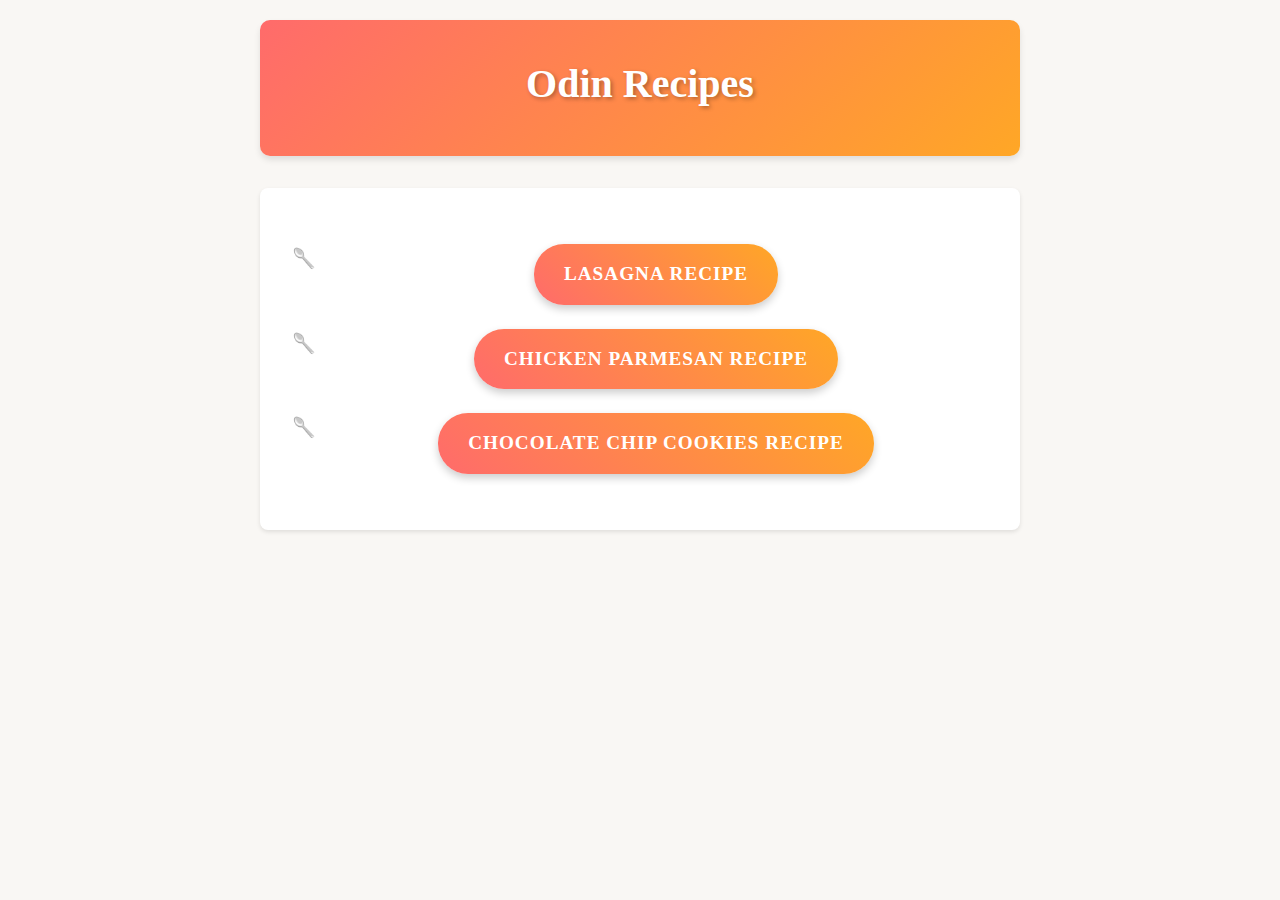
<file: index.html>
<!DOCTYPE html>
<html lang="en">
<head>
    <meta charset="UTF-8">
    <meta name="viewport" content="width=device-width, initial-scale=1.0">
    <title>Odin Recipes</title>
    <link rel="stylesheet" href="resources/css/styles.css">
</head>
<body>
    <header>
        <h1>Odin Recipes</h1>
    </header>
    <section>
        <ul>
            <li><a href="recipes/lasagna.html">Lasagna Recipe</a></li>
            <li><a href="recipes/chicken-parmesan.html">Chicken Parmesan Recipe</a></li>
            <li><a href="recipes/chocolate-chip-cookies.html">Chocolate Chip Cookies Recipe</a></li>
        </ul>
    </section>
    
</body>
</html>
</file>
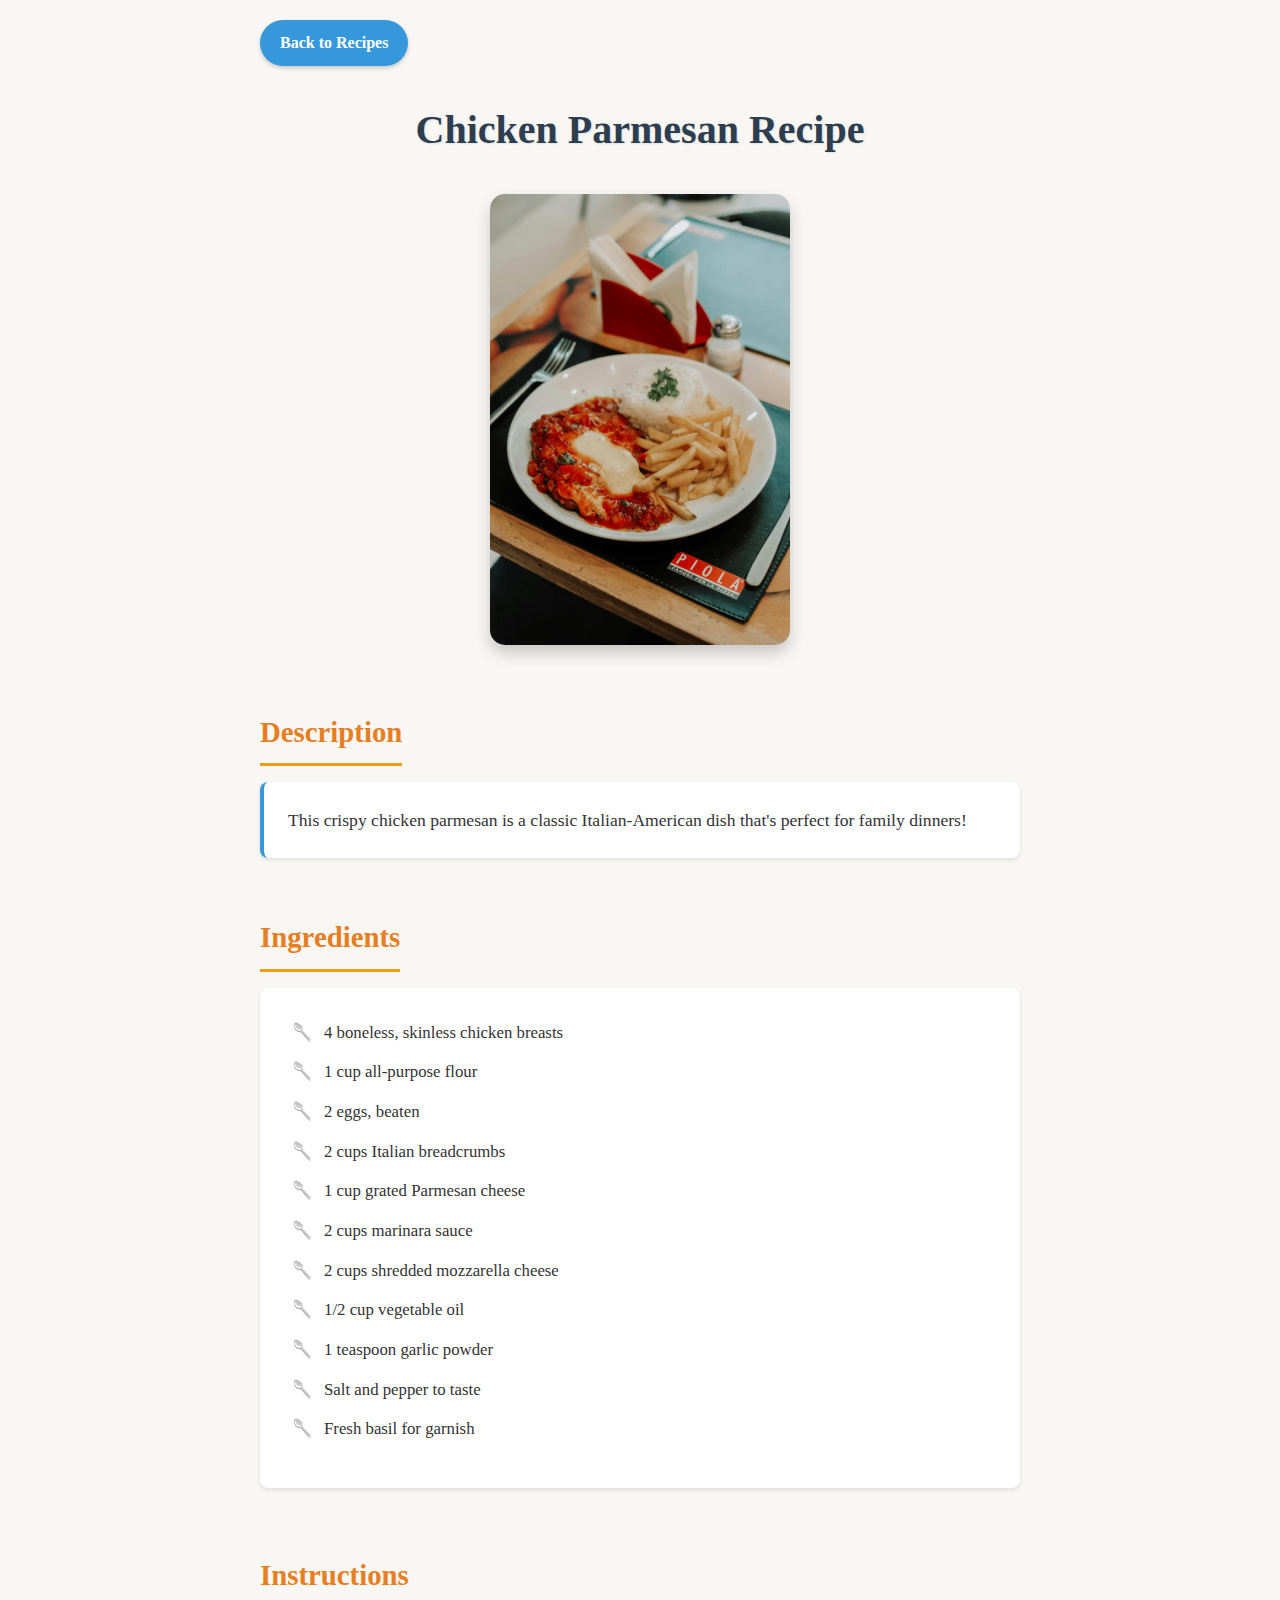
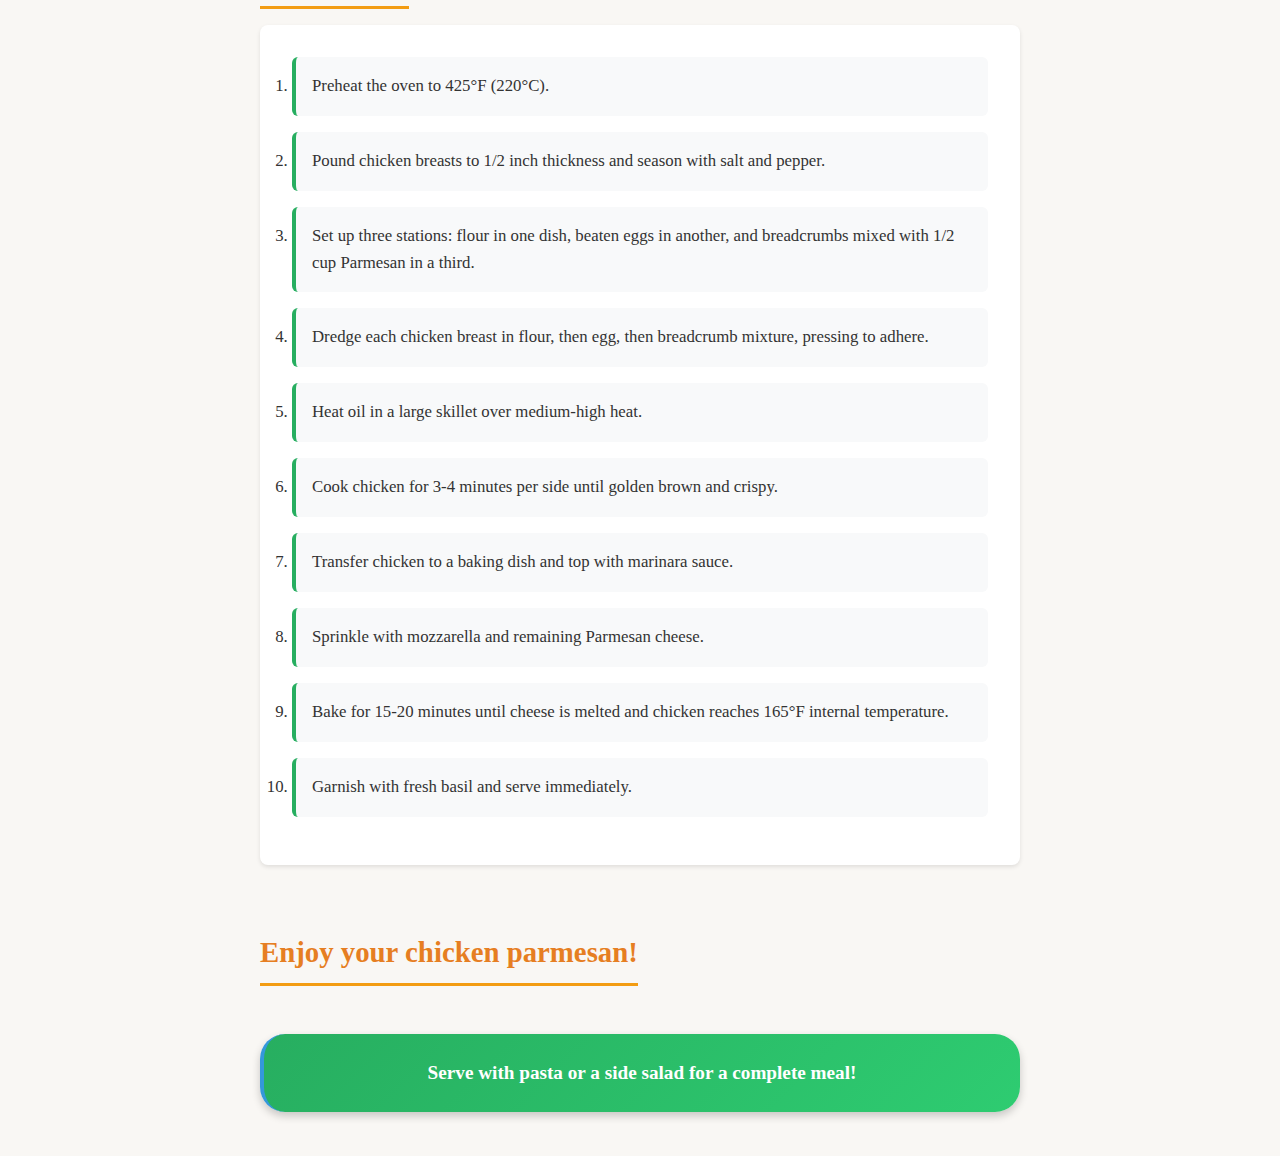
<file: recipes/chicken-parmesan.html>
<!DOCTYPE html>
<html lang="en">
<head>
    <meta charset="UTF-8">
    <meta name="viewport" content="width=device-width, initial-scale=1.0">
    <title>Chicken Parmesan Recipe</title>
    <link rel="stylesheet" href="../resources/css/styles.css">
</head>
<body>
    <a href="../index.html">Back to Recipes</a>
    <h1>Chicken Parmesan Recipe</h1>
    <img src="../resources/img/chicken-parmesan.jpg" alt="Chicken Parmesan" style="width:300px;height:auto;">
    <h2>Description</h2>
    <p>This crispy chicken parmesan is a classic Italian-American dish that's perfect for family dinners!</p>
    <h2>Ingredients</h2>
    <ul>
        <li>4 boneless, skinless chicken breasts</li>
        <li>1 cup all-purpose flour</li>
        <li>2 eggs, beaten</li>
        <li>2 cups Italian breadcrumbs</li>
        <li>1 cup grated Parmesan cheese</li>
        <li>2 cups marinara sauce</li>
        <li>2 cups shredded mozzarella cheese</li>
        <li>1/2 cup vegetable oil</li>
        <li>1 teaspoon garlic powder</li>
        <li>Salt and pepper to taste</li>
        <li>Fresh basil for garnish</li>
    </ul>
    <h2>Instructions</h2>
    <ol>
        <li>Preheat the oven to 425°F (220°C).</li>
        <li>Pound chicken breasts to 1/2 inch thickness and season with salt and pepper.</li>
        <li>Set up three stations: flour in one dish, beaten eggs in another, and breadcrumbs mixed with 1/2 cup Parmesan in a third.</li>
        <li>Dredge each chicken breast in flour, then egg, then breadcrumb mixture, pressing to adhere.</li>
        <li>Heat oil in a large skillet over medium-high heat.</li>
        <li>Cook chicken for 3-4 minutes per side until golden brown and crispy.</li>
        <li>Transfer chicken to a baking dish and top with marinara sauce.</li>
        <li>Sprinkle with mozzarella and remaining Parmesan cheese.</li>
        <li>Bake for 15-20 minutes until cheese is melted and chicken reaches 165°F internal temperature.</li>
        <li>Garnish with fresh basil and serve immediately.</li>
    </ol>
    <h2>Enjoy your chicken parmesan!</h2>
    <p>Serve with pasta or a side salad for a complete meal!</p>
</body>
</html>
</file>
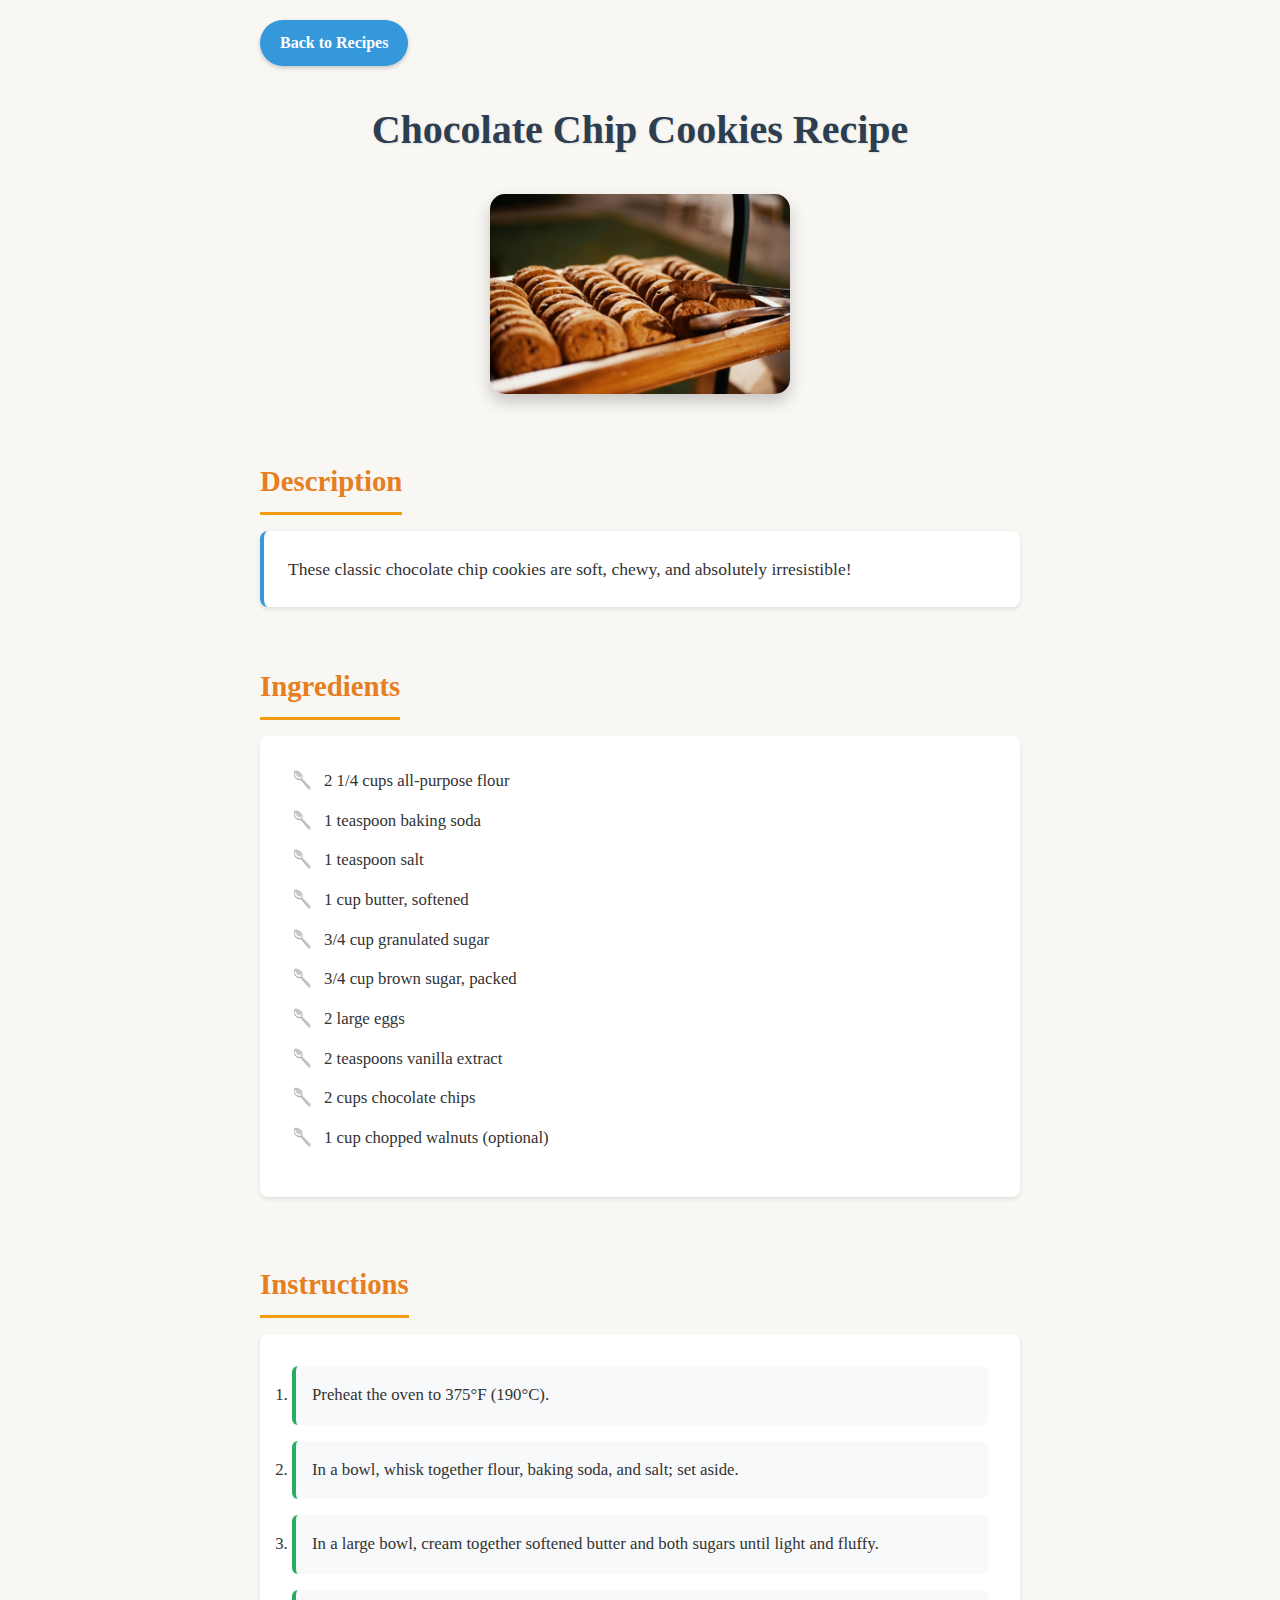
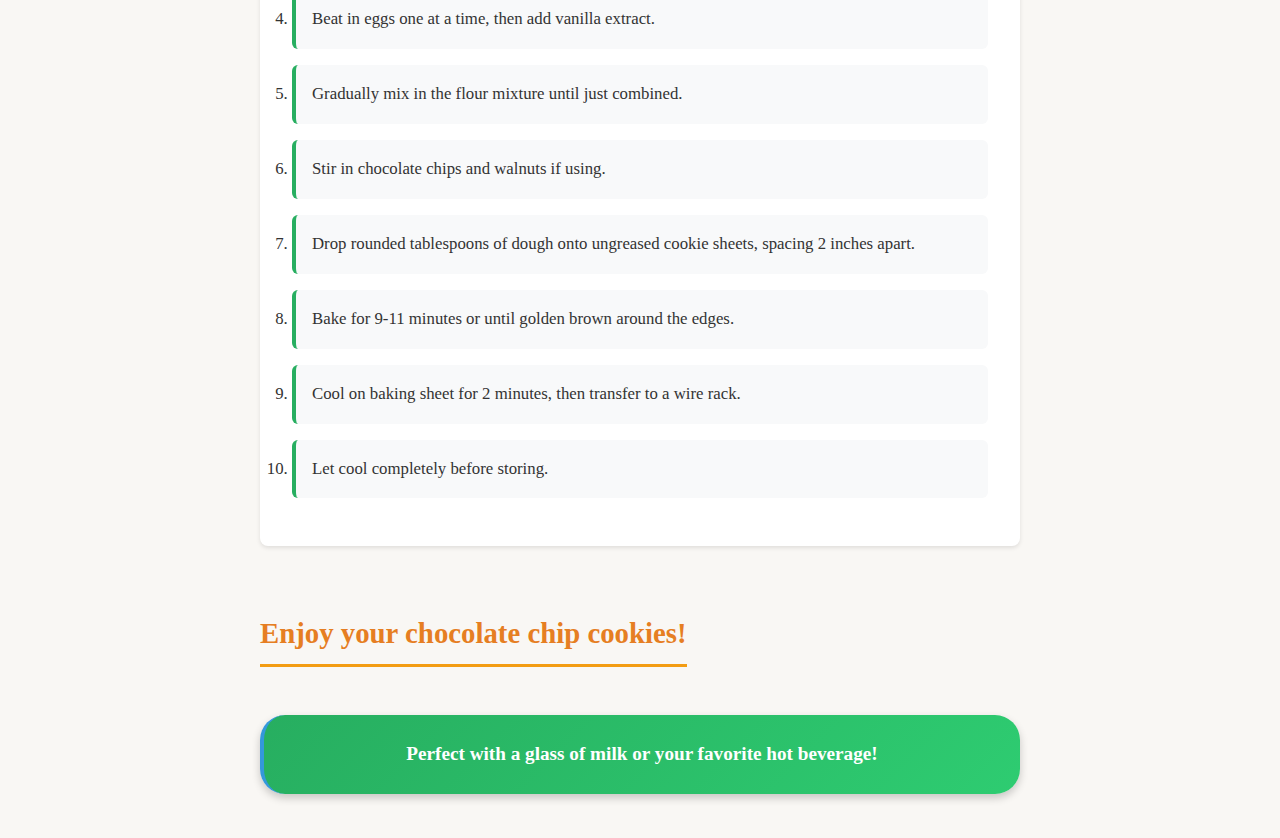
<file: recipes/chocolate-chip-cookies.html>
<!DOCTYPE html>
<html lang="en">
<head>
    <meta charset="UTF-8">
    <meta name="viewport" content="width=device-width, initial-scale=1.0">
    <title>Chocolate Chip Cookies Recipe</title>
    <link rel="stylesheet" href="../resources/css/styles.css">
</head>
<body>
    <a href="../index.html">Back to Recipes</a>
    <h1>Chocolate Chip Cookies Recipe</h1>
    <img src="../resources/img/chocolate-chip-cookies.jpg" alt="Chocolate Chip Cookies" style="width:300px;height:auto;">
    <h2>Description</h2>
    <p>These classic chocolate chip cookies are soft, chewy, and absolutely irresistible!</p>
    <h2>Ingredients</h2>
    <ul>
        <li>2 1/4 cups all-purpose flour</li>
        <li>1 teaspoon baking soda</li>
        <li>1 teaspoon salt</li>
        <li>1 cup butter, softened</li>
        <li>3/4 cup granulated sugar</li>
        <li>3/4 cup brown sugar, packed</li>
        <li>2 large eggs</li>
        <li>2 teaspoons vanilla extract</li>
        <li>2 cups chocolate chips</li>
        <li>1 cup chopped walnuts (optional)</li>
    </ul>
    <h2>Instructions</h2>
    <ol>
        <li>Preheat the oven to 375°F (190°C).</li>
        <li>In a bowl, whisk together flour, baking soda, and salt; set aside.</li>
        <li>In a large bowl, cream together softened butter and both sugars until light and fluffy.</li>
        <li>Beat in eggs one at a time, then add vanilla extract.</li>
        <li>Gradually mix in the flour mixture until just combined.</li>
        <li>Stir in chocolate chips and walnuts if using.</li>
        <li>Drop rounded tablespoons of dough onto ungreased cookie sheets, spacing 2 inches apart.</li>
        <li>Bake for 9-11 minutes or until golden brown around the edges.</li>
        <li>Cool on baking sheet for 2 minutes, then transfer to a wire rack.</li>
        <li>Let cool completely before storing.</li>
    </ol>
    <h2>Enjoy your chocolate chip cookies!</h2>
    <p>Perfect with a glass of milk or your favorite hot beverage!</p>
</body>
</html>
</file>
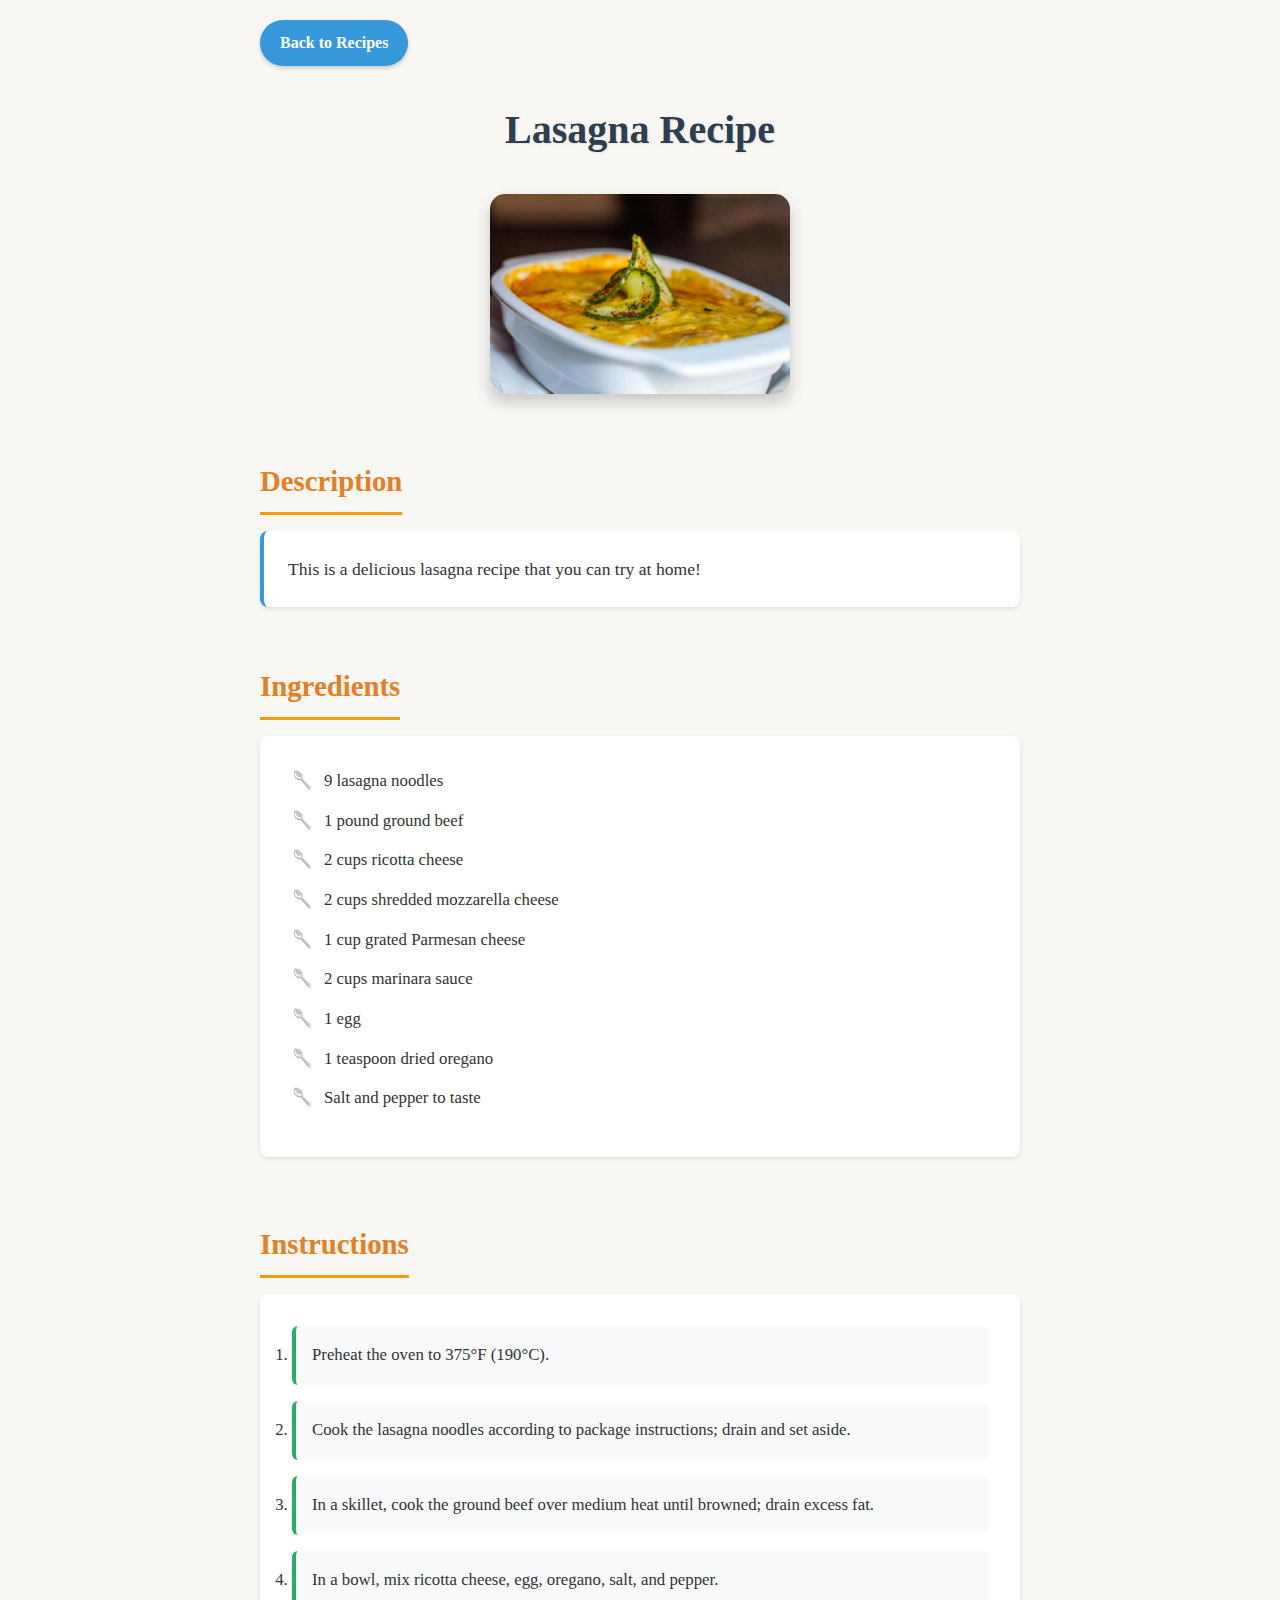
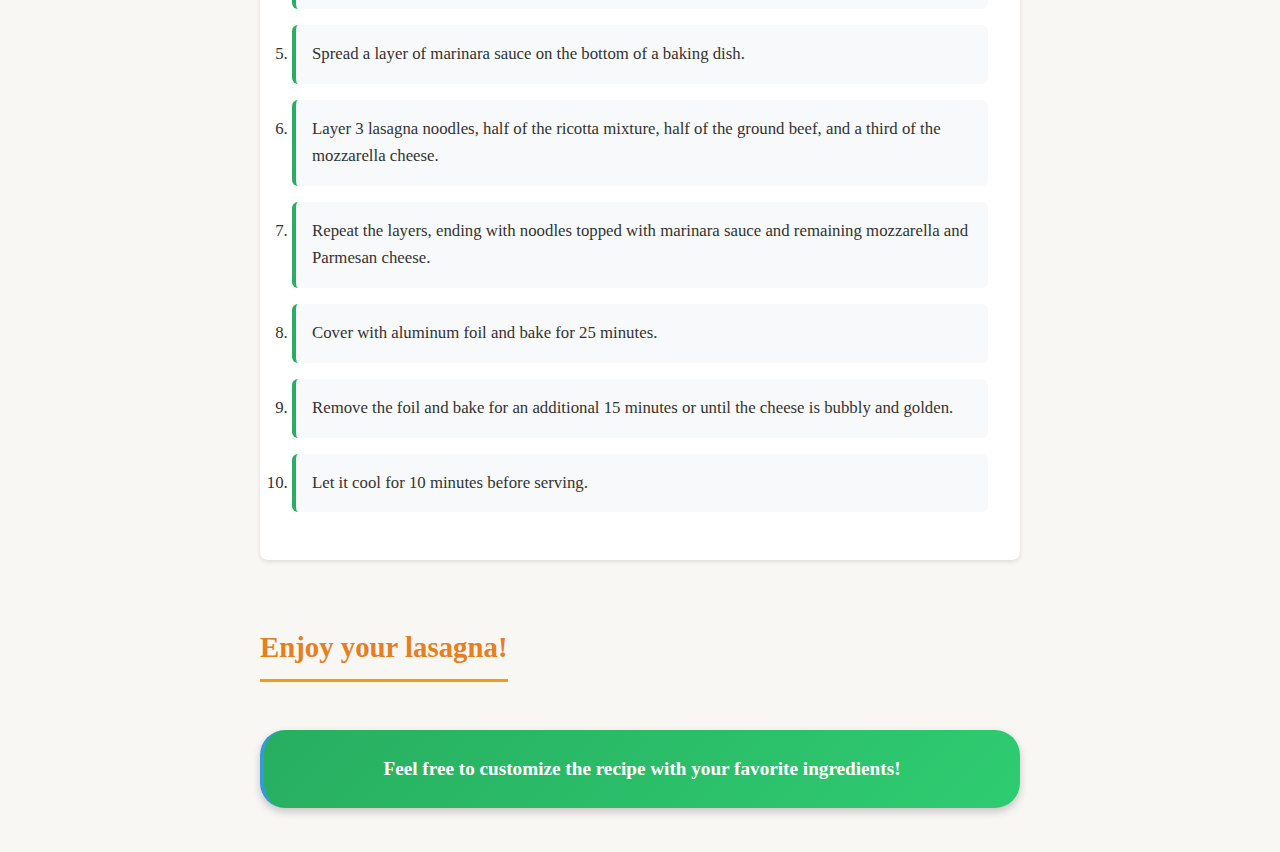
<file: recipes/lasagna.html>
<!DOCTYPE html>
<html lang="en">
<head>
    <meta charset="UTF-8">
    <meta name="viewport" content="width=device-width, initial-scale=1.0">
    <title>Lasagna Recipe</title>
    <link rel="stylesheet" href="../resources/css/styles.css">
</head>
<body>
    <a href="../index.html">Back to Recipes</a>
    <h1>Lasagna Recipe</h1>
    <img src="../resources/img/lasagna.jpg" alt="Lasagna" style="width:300px;height:auto;">
    <h2>Description</h2>
    <p>This is a delicious lasagna recipe that you can try at home!</p>
    <h2>Ingredients</h2>
    <ul>
        <li>9 lasagna noodles</li>
        <li>1 pound ground beef</li>
        <li>2 cups ricotta cheese</li>
        <li>2 cups shredded mozzarella cheese</li>
        <li>1 cup grated Parmesan cheese</li>
        <li>2 cups marinara sauce</li>
        <li>1 egg</li>
        <li>1 teaspoon dried oregano</li>
        <li>Salt and pepper to taste</li>
    </ul>
    <h2>Instructions</h2>
    <ol>
        <li>Preheat the oven to 375°F (190°C).</li>
        <li>Cook the lasagna noodles according to package instructions; drain and set aside.</li>
        <li>In a skillet, cook the ground beef over medium heat until browned; drain excess fat.</li>
        <li>In a bowl, mix ricotta cheese, egg, oregano, salt, and pepper.</li>
        <li>Spread a layer of marinara sauce on the bottom of a baking dish.</li>
        <li>Layer 3 lasagna noodles, half of the ricotta mixture, half of the ground beef, and a third of the mozzarella cheese.</li>
        <li>Repeat the layers, ending with noodles topped with marinara sauce and remaining mozzarella and Parmesan cheese.</li>
        <li>Cover with aluminum foil and bake for 25 minutes.</li>
        <li>Remove the foil and bake for an additional 15 minutes or until the cheese is bubbly and golden.</li>
        <li>Let it cool for 10 minutes before serving.</li>
    </ol>
    <h2>Enjoy your lasagna!</h2>
    <p>Feel free to customize the recipe with your favorite ingredients!</p>
</body>
</html>
</file>
<file: resources/css/styles.css>
/* Reset and base styles */
* {
    margin: 0;
    padding: 0;
    box-sizing: border-box;
}

body {
    font-family: 'Georgia', 'Times New Roman', serif;
    line-height: 1.6;
    color: #333;
    background-color: #f9f7f4;
    max-width: 800px;
    margin: 0 auto;
    padding: 20px;
}

/* Header styles */
header {
    text-align: center;
    margin-bottom: 2rem;
    padding: 2rem 0;
    background: linear-gradient(135deg, #ff6b6b, #ffa726);
    border-radius: 10px;
    box-shadow: 0 4px 6px rgba(0, 0, 0, 0.1);
}

header h1 {
    color: white;
    font-size: 2.5rem;
    text-shadow: 2px 2px 4px rgba(0, 0, 0, 0.3);
    margin-bottom: 0.5rem;
}

/* Navigation and links */
a {
    color: #e67e22;
    text-decoration: none;
    font-weight: bold;
    transition: color 0.3s ease;
}

a:hover {
    color: #d35400;
    text-decoration: underline;
}

/* Back to recipes link */
body > a:first-child {
    display: inline-block;
    background-color: #3498db;
    color: white;
    padding: 10px 20px;
    border-radius: 25px;
    margin-bottom: 2rem;
    text-decoration: none;
    transition: all 0.3s ease;
    box-shadow: 0 2px 4px rgba(0, 0, 0, 0.2);
}

body > a:first-child:hover {
    background-color: #2980b9;
    transform: translateY(-2px);
    box-shadow: 0 4px 8px rgba(0, 0, 0, 0.2);
    text-decoration: none;
}

/* Main heading styles */
h1 {
    color: #2c3e50;
    font-size: 2.5rem;
    margin-bottom: 1.5rem;
    text-align: center;
    text-shadow: 1px 1px 2px rgba(0, 0, 0, 0.1);
}

h2 {
    color: #e67e22;
    font-size: 1.8rem;
    margin: 2rem 0 1rem 0;
    border-bottom: 3px solid #f39c12;
    padding-bottom: 0.5rem;
    display: inline-block;
}

/* Recipe image styles */
img {
    display: block;
    margin: 2rem auto;
    border-radius: 15px;
    box-shadow: 0 8px 16px rgba(0, 0, 0, 0.2);
    transition: transform 0.3s ease;
    max-width: 100%;
    height: auto;
}

img:hover {
    transform: scale(1.05);
}

/* Description paragraph */
p {
    font-size: 1.1rem;
    margin-bottom: 1.5rem;
    text-align: justify;
    background-color: #fff;
    padding: 1.5rem;
    border-radius: 8px;
    box-shadow: 0 2px 4px rgba(0, 0, 0, 0.1);
    border-left: 4px solid #3498db;
}

/* List styles */
ul, ol {
    background-color: #fff;
    padding: 2rem;
    border-radius: 8px;
    box-shadow: 0 2px 4px rgba(0, 0, 0, 0.1);
    margin-bottom: 2rem;
}

li {
    margin-bottom: 0.8rem;
    padding-left: 0.5rem;
    font-size: 1.05rem;
}

/* Ingredients list */
ul li {
    position: relative;
    list-style: none;
    padding-left: 2rem;
}

ul li:before {
    content: "🥄";
    position: absolute;
    left: 0;
    top: 0;
}

/* Instructions list */
ol li {
    padding: 1rem;
    margin-bottom: 1rem;
    background-color: #f8f9fa;
    border-radius: 6px;
    border-left: 4px solid #27ae60;
    transition: all 0.3s ease;
}

ol li:hover {
    background-color: #e8f5e8;
    transform: translateX(5px);
}

/* Index page specific styles */
section ul {
    list-style: none;
    text-align: center;
}

section li {
    margin: 1.5rem 0;
    font-size: 1.2rem;
}

section a {
    display: inline-block;
    background: linear-gradient(45deg, #ff6b6b, #ffa726);
    color: white;
    padding: 15px 30px;
    border-radius: 30px;
    text-decoration: none;
    transition: all 0.3s ease;
    box-shadow: 0 4px 8px rgba(0, 0, 0, 0.2);
    text-transform: uppercase;
    font-weight: bold;
    letter-spacing: 1px;
}

section a:hover {
    transform: translateY(-3px);
    box-shadow: 0 6px 12px rgba(0, 0, 0, 0.3);
    background: linear-gradient(45deg, #ff5252, #ff9800);
}

/* Final message styling */
h2 + p:last-of-type {
    background: linear-gradient(135deg, #27ae60, #2ecc71);
    color: white;
    text-align: center;
    padding: 1.5rem;
    border-radius: 25px;
    font-weight: bold;
    font-size: 1.2rem;
    margin-top: 2rem;
    box-shadow: 0 4px 8px rgba(0, 0, 0, 0.2);
}

/* Responsive design */
@media (max-width: 600px) {
    body {
        padding: 15px;
    }
    
    h1 {
        font-size: 2rem;
    }
    
    h2 {
        font-size: 1.5rem;
    }
    
    header h1 {
        font-size: 2rem;
    }
    
    ul, ol, p {
        padding: 1.5rem;
    }
    
    section a {
        padding: 12px 24px;
        font-size: 1rem;
    }
}

/* Animation for page load */
@keyframes fadeIn {
    from {
        opacity: 0;
        transform: translateY(20px);
    }
    to {
        opacity: 1;
        transform: translateY(0);
    }
}

body > * {
    animation: fadeIn 0.6s ease-out;
}
</file>
